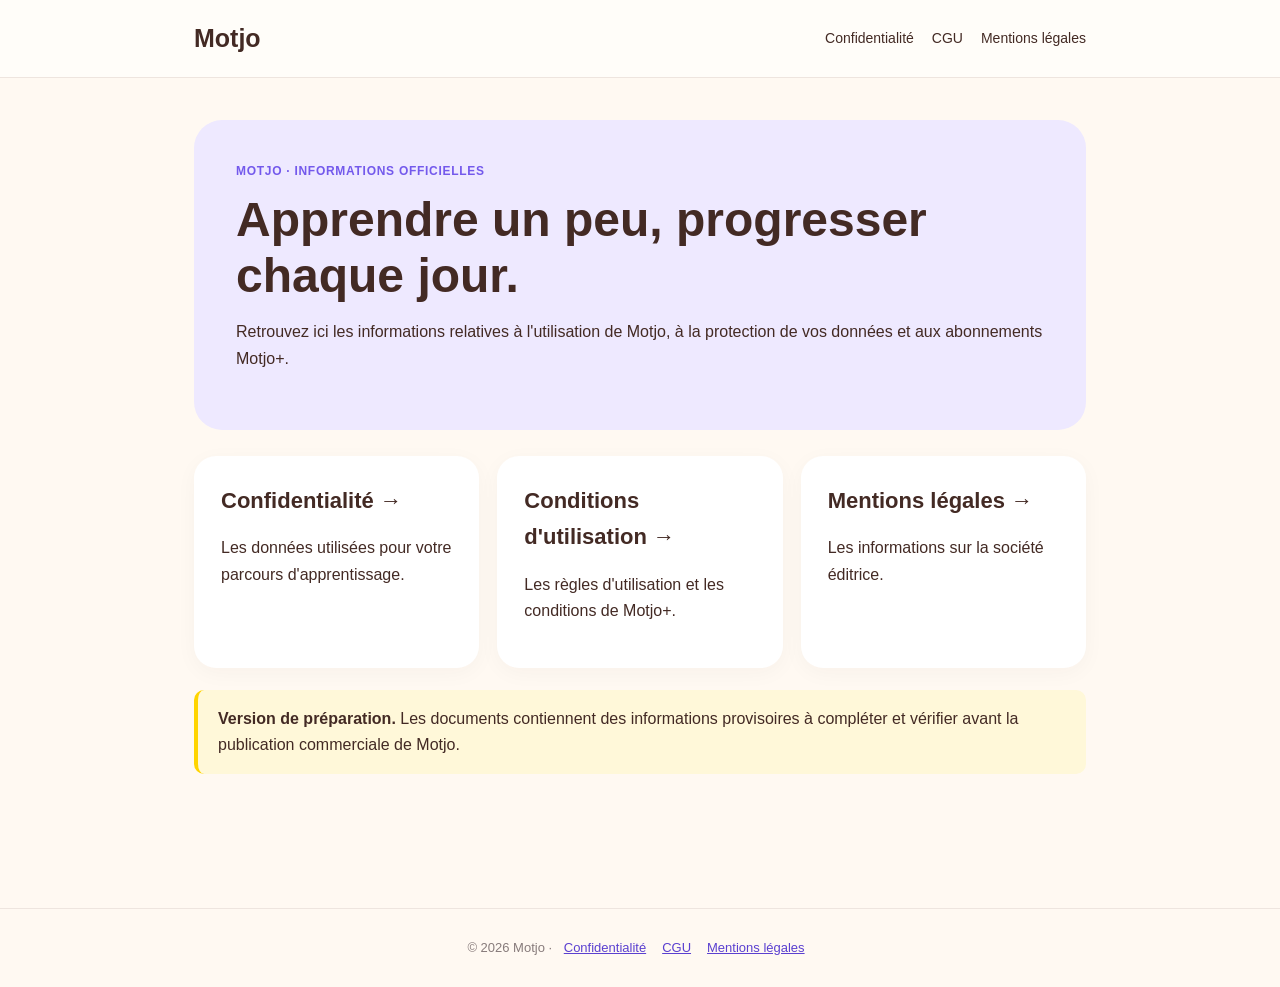
<file: index.html>
<!doctype html><html lang="fr"><head><meta charset="utf-8"><meta name="viewport" content="width=device-width,initial-scale=1"><meta name="description" content="Informations juridiques et confidentialité de Motjo"><title>Motjo — Informations juridiques</title><link rel="stylesheet" href="style.css"></head><body><header><nav><a class="logo" href="index.html">Motjo</a><div class="navlinks"><a href="privacy.html">Confidentialité</a><a href="terms.html">CGU</a><a href="legal.html">Mentions légales</a></div></nav></header><main><section class="hero"><div class="eyebrow">Motjo · Informations officielles</div><h1>Apprendre un peu, progresser chaque jour.</h1><p>Retrouvez ici les informations relatives à l'utilisation de Motjo, à la protection de vos données et aux abonnements Motjo+.</p></section><section class="grid"><article class="tile"><a href="privacy.html"><h2>Confidentialité →</h2><p>Les données utilisées pour votre parcours d'apprentissage.</p></a></article><article class="tile"><a href="terms.html"><h2>Conditions d'utilisation →</h2><p>Les règles d'utilisation et les conditions de Motjo+.</p></a></article><article class="tile"><a href="legal.html"><h2>Mentions légales →</h2><p>Les informations sur la société éditrice.</p></a></article></section><div class="notice"><strong>Version de préparation.</strong> Les documents contiennent des informations provisoires à compléter et vérifier avant la publication commerciale de Motjo.</div></main><footer>© 2026 Motjo · <a href="privacy.html">Confidentialité</a><a href="terms.html">CGU</a><a href="legal.html">Mentions légales</a></footer></body></html>
</file>
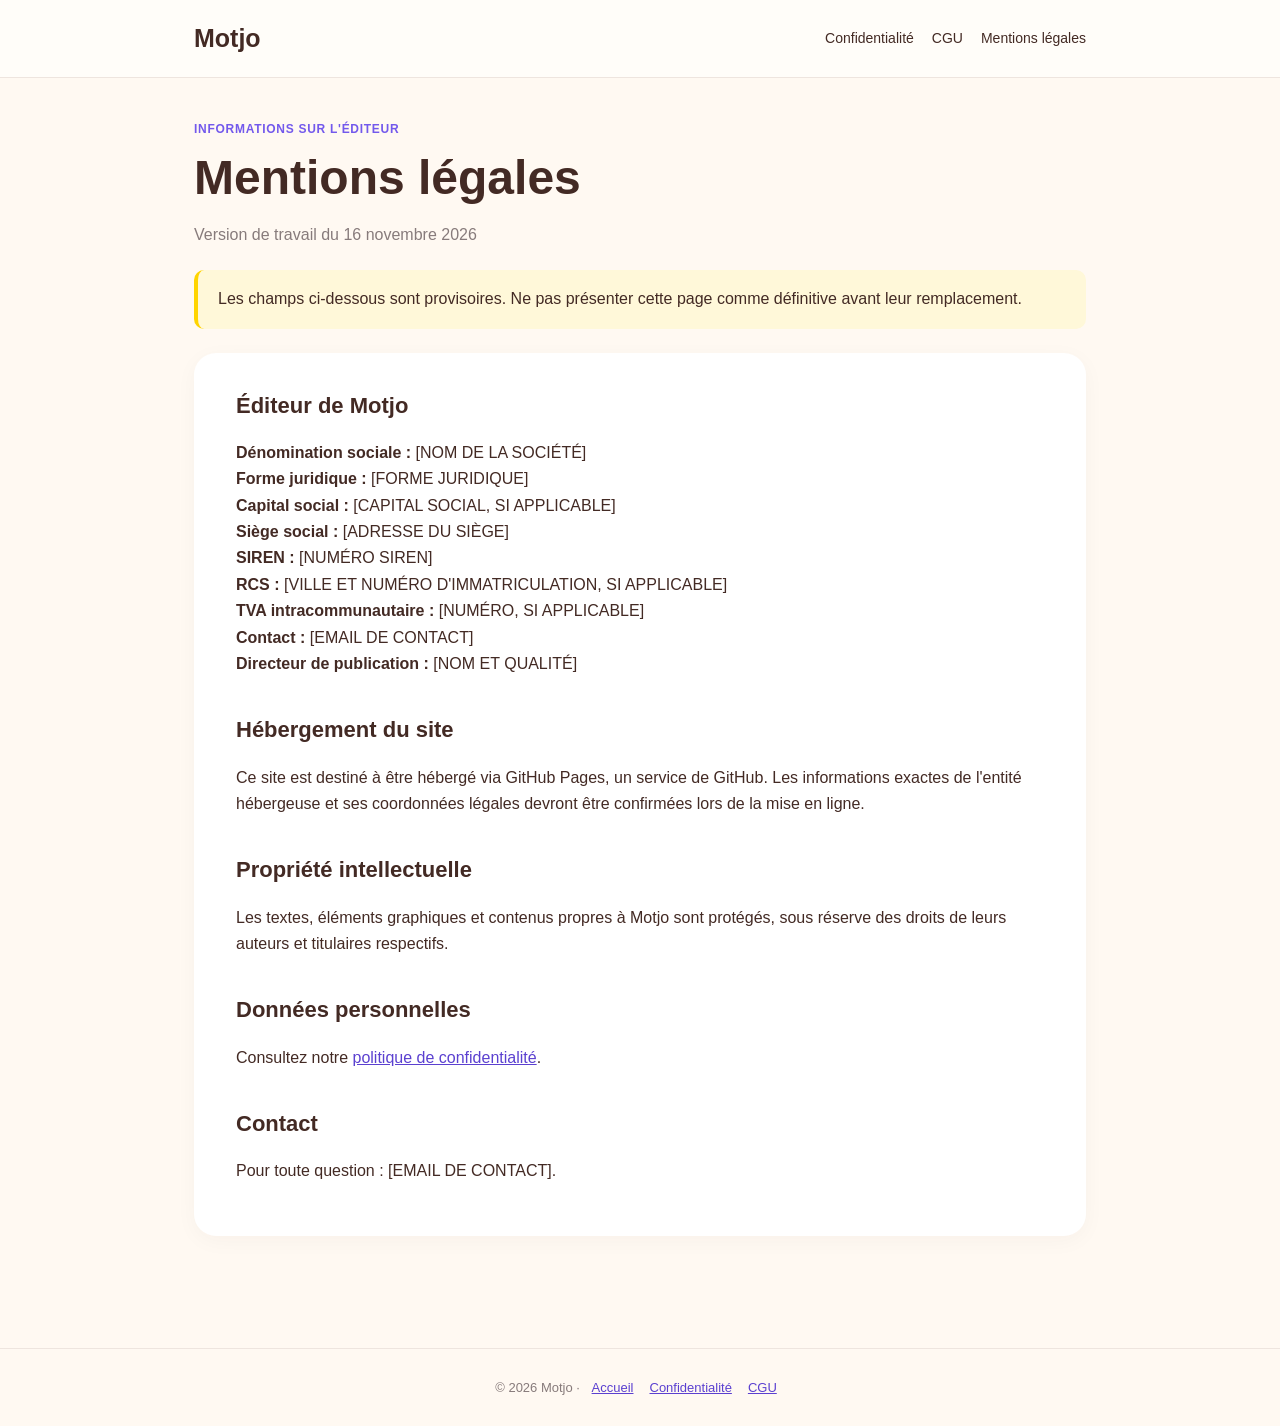
<file: legal.html>
<!doctype html><html lang="fr"><head><meta charset="utf-8"><meta name="viewport" content="width=device-width,initial-scale=1"><title>Mentions légales — Motjo</title><link rel="stylesheet" href="style.css"></head><body><header><nav><a class="logo" href="index.html">Motjo</a><div class="navlinks"><a href="privacy.html">Confidentialité</a><a href="terms.html">CGU</a><a href="legal.html">Mentions légales</a></div></nav></header><main><div class="eyebrow">Informations sur l'éditeur</div><h1>Mentions légales</h1><p class="muted">Version de travail du 16 novembre 2026</p><div class="notice">Les champs ci-dessous sont provisoires. Ne pas présenter cette page comme définitive avant leur remplacement.</div><article class="article"><h2>Éditeur de Motjo</h2><p><strong>Dénomination sociale :</strong> [NOM DE LA SOCIÉTÉ]<br><strong>Forme juridique :</strong> [FORME JURIDIQUE]<br><strong>Capital social :</strong> [CAPITAL SOCIAL, SI APPLICABLE]<br><strong>Siège social :</strong> [ADRESSE DU SIÈGE]<br><strong>SIREN :</strong> [NUMÉRO SIREN]<br><strong>RCS :</strong> [VILLE ET NUMÉRO D'IMMATRICULATION, SI APPLICABLE]<br><strong>TVA intracommunautaire :</strong> [NUMÉRO, SI APPLICABLE]<br><strong>Contact :</strong> [EMAIL DE CONTACT]<br><strong>Directeur de publication :</strong> [NOM ET QUALITÉ]</p><h2>Hébergement du site</h2><p>Ce site est destiné à être hébergé via GitHub Pages, un service de GitHub. Les informations exactes de l'entité hébergeuse et ses coordonnées légales devront être confirmées lors de la mise en ligne.</p><h2>Propriété intellectuelle</h2><p>Les textes, éléments graphiques et contenus propres à Motjo sont protégés, sous réserve des droits de leurs auteurs et titulaires respectifs.</p><h2>Données personnelles</h2><p>Consultez notre <a href="privacy.html">politique de confidentialité</a>.</p><h2>Contact</h2><p>Pour toute question : [EMAIL DE CONTACT].</p></article></main><footer>© 2026 Motjo · <a href="index.html">Accueil</a><a href="privacy.html">Confidentialité</a><a href="terms.html">CGU</a></footer></body></html>
</file>
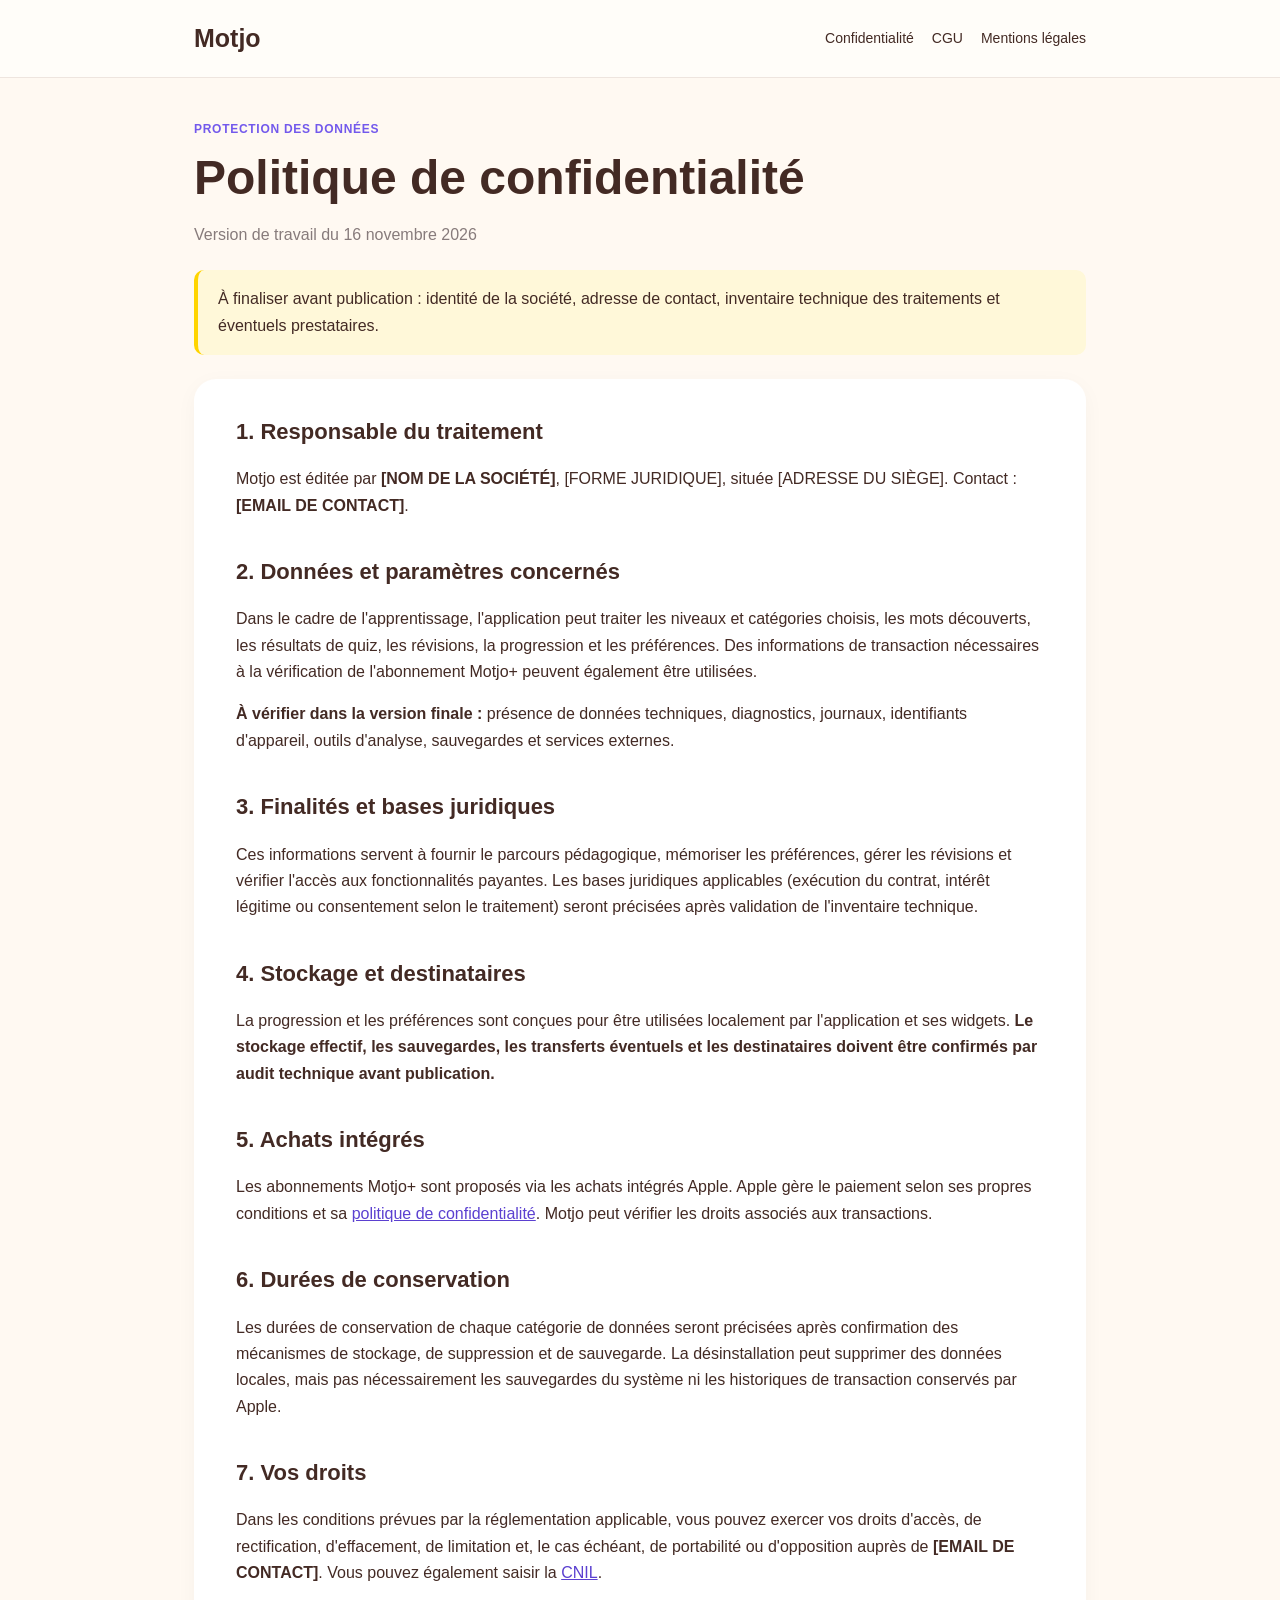
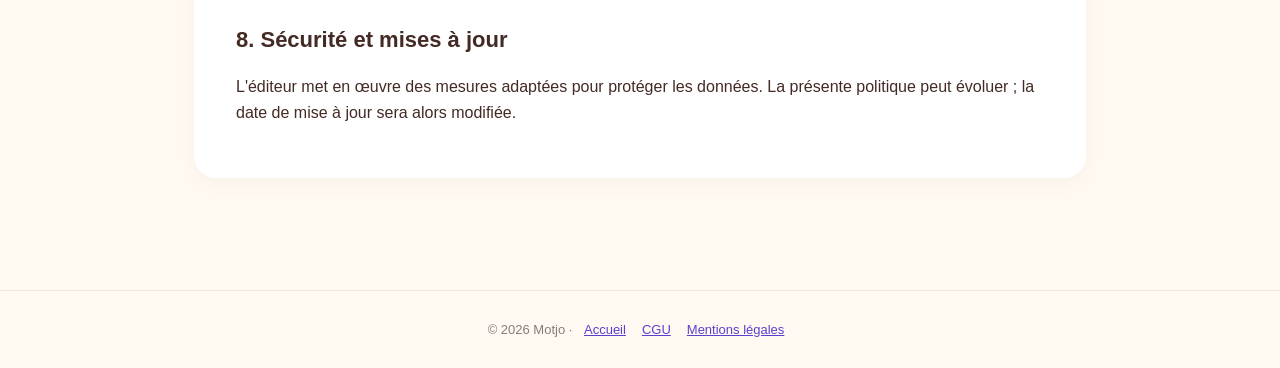
<file: privacy.html>
<!doctype html><html lang="fr"><head><meta charset="utf-8"><meta name="viewport" content="width=device-width,initial-scale=1"><title>Politique de confidentialité — Motjo</title><link rel="stylesheet" href="style.css"></head><body><header><nav><a class="logo" href="index.html">Motjo</a><div class="navlinks"><a href="privacy.html">Confidentialité</a><a href="terms.html">CGU</a><a href="legal.html">Mentions légales</a></div></nav></header><main><div class="eyebrow">Protection des données</div><h1>Politique de confidentialité</h1><p class="muted">Version de travail du 16 novembre 2026</p><div class="notice">À finaliser avant publication : identité de la société, adresse de contact, inventaire technique des traitements et éventuels prestataires.</div><article class="article"><h2>1. Responsable du traitement</h2><p>Motjo est éditée par <strong>[NOM DE LA SOCIÉTÉ]</strong>, [FORME JURIDIQUE], située [ADRESSE DU SIÈGE]. Contact : <strong>[EMAIL DE CONTACT]</strong>.</p><h2>2. Données et paramètres concernés</h2><p>Dans le cadre de l'apprentissage, l'application peut traiter les niveaux et catégories choisis, les mots découverts, les résultats de quiz, les révisions, la progression et les préférences. Des informations de transaction nécessaires à la vérification de l'abonnement Motjo+ peuvent également être utilisées.</p><p><strong>À vérifier dans la version finale :</strong> présence de données techniques, diagnostics, journaux, identifiants d'appareil, outils d'analyse, sauvegardes et services externes.</p><h2>3. Finalités et bases juridiques</h2><p>Ces informations servent à fournir le parcours pédagogique, mémoriser les préférences, gérer les révisions et vérifier l'accès aux fonctionnalités payantes. Les bases juridiques applicables (exécution du contrat, intérêt légitime ou consentement selon le traitement) seront précisées après validation de l'inventaire technique.</p><h2>4. Stockage et destinataires</h2><p>La progression et les préférences sont conçues pour être utilisées localement par l'application et ses widgets. <strong>Le stockage effectif, les sauvegardes, les transferts éventuels et les destinataires doivent être confirmés par audit technique avant publication.</strong></p><h2>5. Achats intégrés</h2><p>Les abonnements Motjo+ sont proposés via les achats intégrés Apple. Apple gère le paiement selon ses propres conditions et sa <a href="https://www.apple.com/fr/legal/privacy/">politique de confidentialité</a>. Motjo peut vérifier les droits associés aux transactions.</p><h2>6. Durées de conservation</h2><p>Les durées de conservation de chaque catégorie de données seront précisées après confirmation des mécanismes de stockage, de suppression et de sauvegarde. La désinstallation peut supprimer des données locales, mais pas nécessairement les sauvegardes du système ni les historiques de transaction conservés par Apple.</p><h2>7. Vos droits</h2><p>Dans les conditions prévues par la réglementation applicable, vous pouvez exercer vos droits d'accès, de rectification, d'effacement, de limitation et, le cas échéant, de portabilité ou d'opposition auprès de <strong>[EMAIL DE CONTACT]</strong>. Vous pouvez également saisir la <a href="https://www.cnil.fr/">CNIL</a>.</p><h2>8. Sécurité et mises à jour</h2><p>L'éditeur met en œuvre des mesures adaptées pour protéger les données. La présente politique peut évoluer ; la date de mise à jour sera alors modifiée.</p></article></main><footer>© 2026 Motjo · <a href="index.html">Accueil</a><a href="terms.html">CGU</a><a href="legal.html">Mentions légales</a></footer></body></html>
</file>
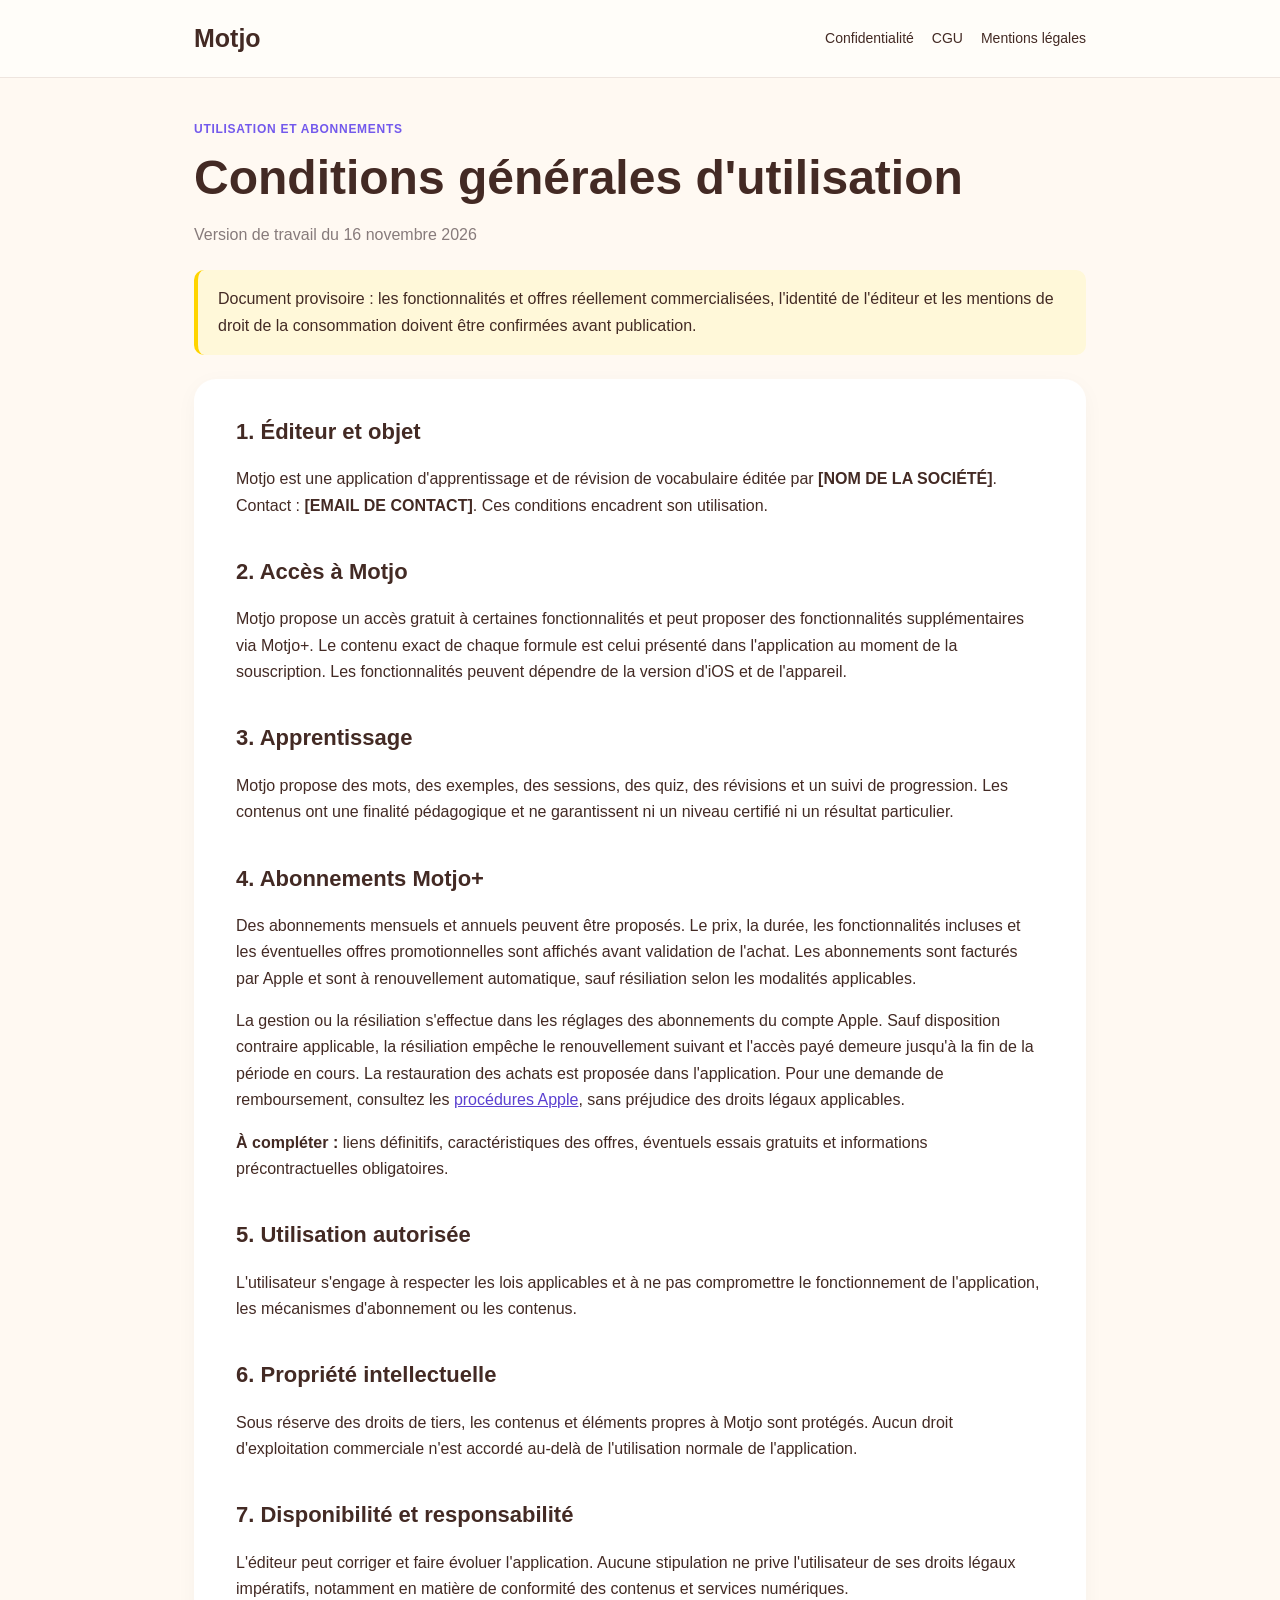
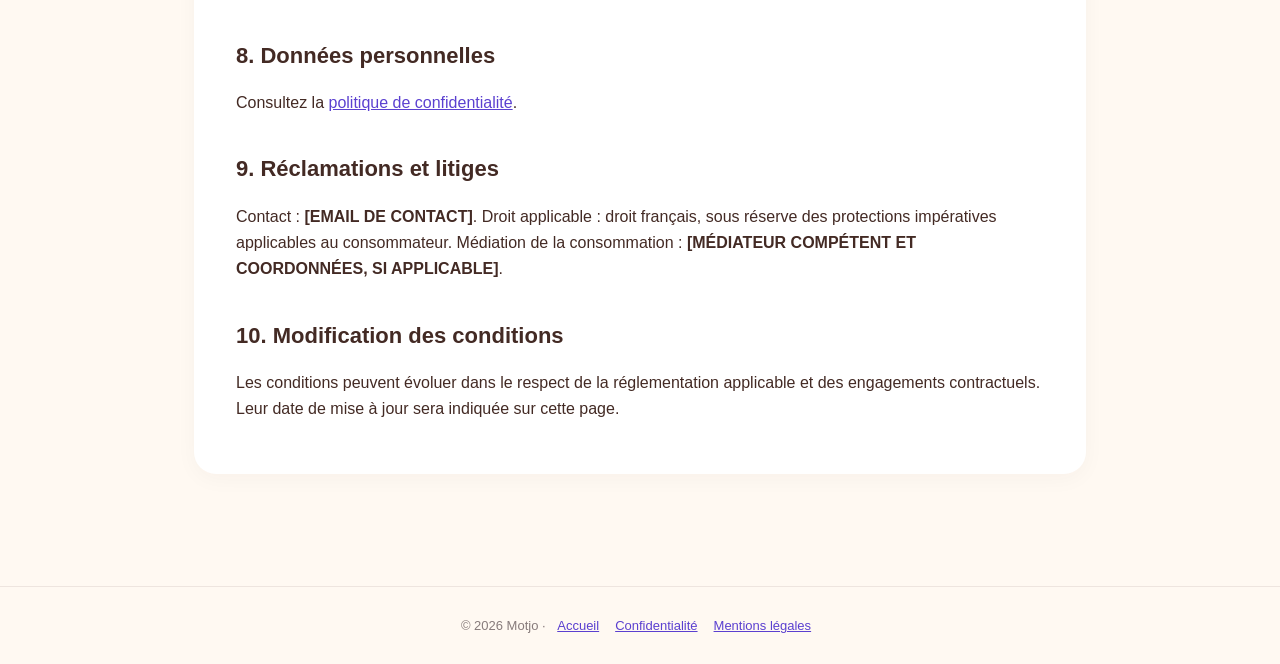
<file: terms.html>
<!doctype html><html lang="fr"><head><meta charset="utf-8"><meta name="viewport" content="width=device-width,initial-scale=1"><title>Conditions d'utilisation — Motjo</title><link rel="stylesheet" href="style.css"></head><body><header><nav><a class="logo" href="index.html">Motjo</a><div class="navlinks"><a href="privacy.html">Confidentialité</a><a href="terms.html">CGU</a><a href="legal.html">Mentions légales</a></div></nav></header><main><div class="eyebrow">Utilisation et abonnements</div><h1>Conditions générales d'utilisation</h1><p class="muted">Version de travail du 16 novembre 2026</p><div class="notice">Document provisoire : les fonctionnalités et offres réellement commercialisées, l'identité de l'éditeur et les mentions de droit de la consommation doivent être confirmées avant publication.</div><article class="article"><h2>1. Éditeur et objet</h2><p>Motjo est une application d'apprentissage et de révision de vocabulaire éditée par <strong>[NOM DE LA SOCIÉTÉ]</strong>. Contact : <strong>[EMAIL DE CONTACT]</strong>. Ces conditions encadrent son utilisation.</p><h2>2. Accès à Motjo</h2><p>Motjo propose un accès gratuit à certaines fonctionnalités et peut proposer des fonctionnalités supplémentaires via Motjo+. Le contenu exact de chaque formule est celui présenté dans l'application au moment de la souscription. Les fonctionnalités peuvent dépendre de la version d'iOS et de l'appareil.</p><h2>3. Apprentissage</h2><p>Motjo propose des mots, des exemples, des sessions, des quiz, des révisions et un suivi de progression. Les contenus ont une finalité pédagogique et ne garantissent ni un niveau certifié ni un résultat particulier.</p><h2>4. Abonnements Motjo+</h2><p>Des abonnements mensuels et annuels peuvent être proposés. Le prix, la durée, les fonctionnalités incluses et les éventuelles offres promotionnelles sont affichés avant validation de l'achat. Les abonnements sont facturés par Apple et sont à renouvellement automatique, sauf résiliation selon les modalités applicables.</p><p>La gestion ou la résiliation s'effectue dans les réglages des abonnements du compte Apple. Sauf disposition contraire applicable, la résiliation empêche le renouvellement suivant et l'accès payé demeure jusqu'à la fin de la période en cours. La restauration des achats est proposée dans l'application. Pour une demande de remboursement, consultez les <a href="https://support.apple.com/fr-fr/118223">procédures Apple</a>, sans préjudice des droits légaux applicables.</p><p><strong>À compléter :</strong> liens définitifs, caractéristiques des offres, éventuels essais gratuits et informations précontractuelles obligatoires.</p><h2>5. Utilisation autorisée</h2><p>L'utilisateur s'engage à respecter les lois applicables et à ne pas compromettre le fonctionnement de l'application, les mécanismes d'abonnement ou les contenus.</p><h2>6. Propriété intellectuelle</h2><p>Sous réserve des droits de tiers, les contenus et éléments propres à Motjo sont protégés. Aucun droit d'exploitation commerciale n'est accordé au-delà de l'utilisation normale de l'application.</p><h2>7. Disponibilité et responsabilité</h2><p>L'éditeur peut corriger et faire évoluer l'application. Aucune stipulation ne prive l'utilisateur de ses droits légaux impératifs, notamment en matière de conformité des contenus et services numériques.</p><h2>8. Données personnelles</h2><p>Consultez la <a href="privacy.html">politique de confidentialité</a>.</p><h2>9. Réclamations et litiges</h2><p>Contact : <strong>[EMAIL DE CONTACT]</strong>. Droit applicable : droit français, sous réserve des protections impératives applicables au consommateur. Médiation de la consommation : <strong>[MÉDIATEUR COMPÉTENT ET COORDONNÉES, SI APPLICABLE]</strong>.</p><h2>10. Modification des conditions</h2><p>Les conditions peuvent évoluer dans le respect de la réglementation applicable et des engagements contractuels. Leur date de mise à jour sera indiquée sur cette page.</p></article></main><footer>© 2026 Motjo · <a href="index.html">Accueil</a><a href="privacy.html">Confidentialité</a><a href="legal.html">Mentions légales</a></footer></body></html>
</file>
<file: style.css>
:root{--cream:#fff9f2;--lav:#eee9ff;--purple:#7359ec;--brown:#432a24;--muted:#877b7b;--yellow:#ffd400}*{box-sizing:border-box}body{margin:0;background:var(--cream);color:var(--brown);font-family:-apple-system,BlinkMacSystemFont,'Segoe UI',sans-serif;line-height:1.65}header{border-bottom:1px solid #eee5df;background:#fffdf9}nav{max-width:940px;margin:auto;padding:18px 24px;display:flex;align-items:center;justify-content:space-between;gap:20px;flex-wrap:wrap}nav a{text-decoration:none;color:var(--brown)}.logo{font-weight:850;font-size:25px}.navlinks{display:flex;gap:18px;flex-wrap:wrap;font-size:14px}.navlinks a:hover,a:hover{color:var(--purple)}main{max-width:940px;margin:42px auto;padding:0 24px 70px}.hero{background:var(--lav);padding:42px;border-radius:28px}.eyebrow{color:var(--purple);font-weight:750;letter-spacing:.06em;font-size:12px;text-transform:uppercase}h1{font-size:clamp(30px,5vw,48px);line-height:1.16;margin:10px 0 15px}h2{font-size:22px;margin:35px 0 10px}p,li{font-size:16px}.muted{color:var(--muted)}.grid{display:grid;grid-template-columns:repeat(3,minmax(0,1fr));gap:18px;margin-top:26px}.tile,.article{background:white;border-radius:22px;padding:27px;box-shadow:0 5px 22px #432a2409}.tile a{color:var(--brown);text-decoration:none}.tile h2{margin:0 0 9px}.article{margin-top:24px;padding:35px 42px}.article h2:first-child{margin-top:0}.notice{border-left:4px solid var(--yellow);background:#fff8d9;padding:16px 20px;border-radius:10px;margin:22px 0}a{color:#5b40d0}footer{border-top:1px solid #eee5df;text-align:center;padding:28px 20px;color:var(--muted);font-size:13px}footer a{margin:0 8px}@media(max-width:700px){.grid{grid-template-columns:1fr}.hero{padding:28px}.article{padding:25px}nav{align-items:flex-start}}
</file>
